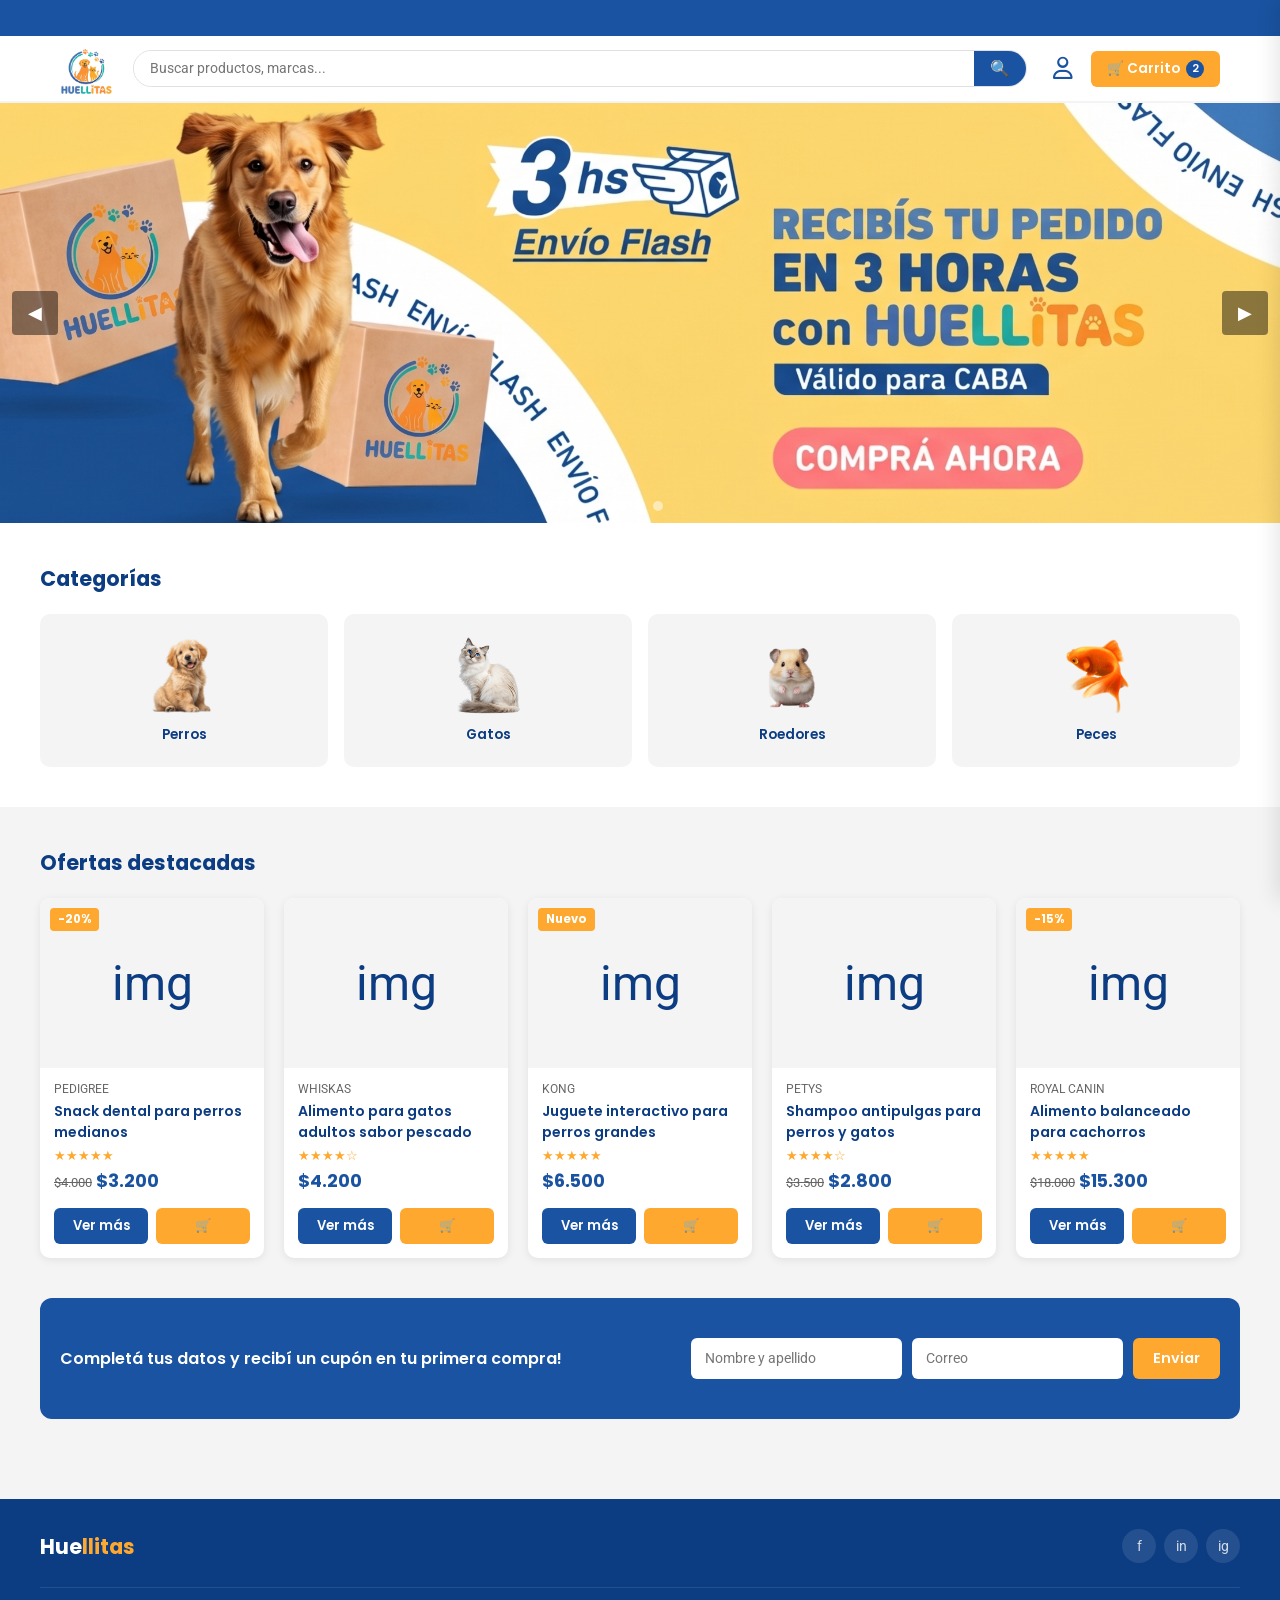
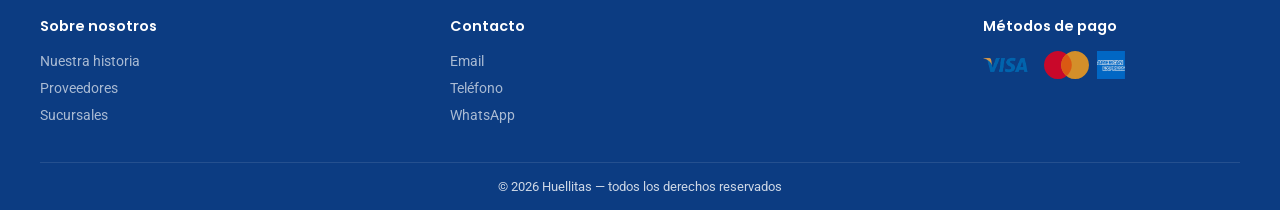
<file: HTML/views/index.html>
<!DOCTYPE html>
<html lang="es">

<head>
    <meta charset="UTF-8">
    <meta name="viewport" content="width=device-width, initial-scale=1.0">
    <title>PetShop Huellitas- Amor & Cuidado para tu mascota</title>
    <link rel="shortcut icon" href="../imgs/pets.png" type="image/x-icon">
    <link rel="stylesheet" href="https://cdnjs.cloudflare.com/ajax/libs/font-awesome/6.5.0/css/all.min.css">
    <link rel="stylesheet" href="../styles/main.css">
    <link rel="preconnect" href="https://fonts.googleapis.com">
    <link rel="preconnect" href="https://fonts.gstatic.com" crossorigin>
    <link href="https://fonts.googleapis.com/css2?family=Poppins:wght@400;600;700&family=Roboto:wght@400&display=swap"
        rel="stylesheet">
</head>

<body>
    <header>
        <div class="top-bar">
            <div class="top-bar-slide">🚚 Envío gratis en compras mayores a $80.000</div>
            <div class="top-bar-slide">🐾 ¡Nuevos productos todas las semanas!</div>
        </div>

        <nav class="navbar">
            <div class="navbar-inner">
                <a href="index.html"><img src="../imgs/logo.png" alt="PetShop" height="50"></a>
                <div class="nav-search">
                    <input type="text" placeholder="Buscar productos, marcas..." />
                    <button>🔍</button>
                </div>
                <div class="nav-actions">
                    <div class="nav-user">
                        <button class="nav-user-btn">
                            <i class="fa-regular fa-user"></i>
                        </button>
                        <div class="nav-dropdown">
                            <a href="register.html">Registrarse</a>
                            <a href="login.html">Ingresar</a>
                        </div>
                    </div>
                    <button class="nav-cart" onclick="abrirCarrito()"> 🛒 Carrito <span class="cart-badge">2</span>
                    </button>
                </div>
            </div>
        </nav>
    </header>
    <div class="drawer-overlay" id="overlay" onclick="cerrarCarrito()"></div>

    <aside class="cart-drawer" id="cartDrawer">
        <div class="drawer-header">
            <h3>🛒 Mi carrito</h3>
            <button class="drawer-close" onclick="cerrarCarrito()">✕</button>
        </div>
        <div class="drawer-items">
            <div class="drawer-item">
                <div class="drawer-item-img">🦴</div>
                <div class="drawer-item-info">
                    <h4>Snack dental para perros</h4>
                    <p>Pedigree · 200g</p>
                    <div class="drawer-item-ctrl">
                        <button>−</button>
                        <span>1</span>
                        <button>+</button>
                    </div>
                </div>
                <div class="drawer-item-side">
                    <span class="drawer-item-precio">$3.200</span>
                    <button class="drawer-remove">Eliminar</button>
                </div>
            </div>
            <div class="drawer-item">
                <div class="drawer-item-img">🐟</div>
                <div class="drawer-item-info">
                    <h4>Alimento para gatos adultos</h4>
                    <p>Whiskas · 1kg</p>
                    <div class="drawer-item-ctrl">
                        <button>−</button>
                        <span>2</span>
                        <button>+</button>
                    </div>
                </div>
                <div class="drawer-item-side">
                    <span class="drawer-item-precio">$8.400</span>
                    <button class="drawer-remove">Eliminar</button>
                </div>
            </div>
        </div>
        <div class="drawer-footer">
            <div class="drawer-resumen">
                <div class="resumen-row">
                    <span>Subtotal</span>
                    <span>$11.600</span>
                </div>
                <div class="resumen-row"> <span>Envío</span><span class="texto-gratis"> Gratis </span> </div>
                <div class="resumen-row total"><span>Total</span><span>$11.600</span></div>
            </div>
            <a href="carrito.html" class="btn btn-primary btn-full"> Finalizar compra </a>
            <p class="drawer-seguir" onclick="cerrarCarrito()">Seguir comprando</p>
        </div>
    </aside>

    <main>
        <section class="carousel">
            <div class="carousel-inner">
                <input type="radio" name="slide" id="s1" checked hidden>
                <input type="radio" name="slide" id="s2" hidden>
                <input type="radio" name="slide" id="s3" hidden>
                <div class="carousel-slide">
                    <img src="../imgs/banner1.png" alt="Banner 1" />
                </div>
                <div class="carousel-slide">
                    <img src="../imgs/banner2.png" alt="Banner 2" />
                </div>
                <div class="carousel-slide">
                    <img src="../imgs/banner3.jpg" alt="Banner 3" />
                </div>
                <div class="carousel-nav prev-btns">
                    <label for="s3" class="carousel-btn">&#9664;</label>
                    <label for="s3" class="carousel-btn">&#9664;</label>
                    <label for="s2" class="carousel-btn">&#9664;</label>
                </div>
                <div class="carousel-nav next-btns">
                    <label for="s2" class="carousel-btn">&#9654;</label>
                    <label for="s3" class="carousel-btn">&#9654;</label>
                    <label for="s1" class="carousel-btn">&#9654;</label>
                </div>
                <div class="carousel-dots">
                    <label for="s1" class="dot"></label>
                    <label for="s2" class="dot"></label>
                    <label for="s3" class="dot"></label>
                </div>
            </div>
        </section>

        <section class="categorias" id="categorias">
            <div class="section-inner">
                <h2 class="section-title">Categorías</h2>
                <div class="cat-grid">
                    <div class="cat-card">
                        <img src="../imgs/perro.png" alt="Perros" class="cat-icon-img">
                        <span>Perros</span>
                    </div>
                    <div class="cat-card">
                        <img src="../imgs/gato.png" alt="Gatos" class="cat-icon-img">
                        <span>Gatos</span>
                    </div>
                    <div class="cat-card">
                        <img src="../imgs/hamster.png" alt="Roedores" class="cat-icon-img">
                        <span>Roedores</span>
                    </div>
                    <div class="cat-card">
                        <img src="../imgs/pez.png" alt="Peces" class="cat-icon-img">
                        <span>Peces</span>
                    </div>
                </div>
            </div>
        </section>

        <section class="productos" id="ofertas">
            <div class="section-inner">
                <h2 class="section-title">Ofertas destacadas</h2>
                <div class="productos-grid">

                    <div class="prod-card">
                        <div class="prod-img">img<span class="prod-badge">-20%</span></div>
                        <div class="prod-info">
                            <span class="prod-brand">Pedigree</span>
                            <span class="prod-name">Snack dental para perros medianos</span>
                            <span class="prod-stars">★★★★★</span>
                            <div>
                                <span class="prod-precio-old">$4.000</span>
                                <span class="prod-precio">$3.200</span>
                            </div>
                        </div>
                        <div class="prod-actions">
                            <a href="DetalleProducto.html" class="btn btn-azul">Ver más</a>
                            <button class="btn btn-primary">🛒</button>
                        </div>
                    </div>

                    <div class="prod-card">
                        <div class="prod-img">img</div>
                        <div class="prod-info">
                            <span class="prod-brand">Whiskas</span>
                            <span class="prod-name">Alimento para gatos adultos sabor pescado</span>
                            <span class="prod-stars">★★★★☆</span>
                            <span class="prod-precio">$4.200</span>
                        </div>
                        <div class="prod-actions">
                            <a href="DetalleProducto.html" class="btn btn-azul">Ver más</a>
                            <button class="btn btn-primary">🛒</button>
                        </div>
                    </div>

                    <div class="prod-card">
                        <div class="prod-img">img<span class="prod-badge">Nuevo</span></div>
                        <div class="prod-info">
                            <span class="prod-brand">Kong</span>
                            <span class="prod-name">Juguete interactivo para perros grandes</span>
                            <span class="prod-stars">★★★★★</span>
                            <span class="prod-precio">$6.500</span>
                        </div>
                        <div class="prod-actions">
                            <a href="DetalleProducto.html" class="btn btn-azul">Ver más</a>
                            <button class="btn btn-primary">🛒</button>
                        </div>
                    </div>

                    <div class="prod-card">
                        <div class="prod-img">img</div>
                        <div class="prod-info">
                            <span class="prod-brand">Petys</span>
                            <span class="prod-name">Shampoo antipulgas para perros y gatos</span>
                            <span class="prod-stars">★★★★☆</span>
                            <div>
                                <span class="prod-precio-old">$3.500</span>
                                <span class="prod-precio">$2.800</span>
                            </div>
                        </div>
                        <div class="prod-actions">
                            <a href="DetalleProducto.html" class="btn btn-azul">Ver más</a>
                            <button class="btn btn-primary">🛒</button>
                        </div>
                    </div>


                    <div class="prod-card">
                        <div class="prod-img">img<span class="prod-badge">-15%</span></div>
                        <div class="prod-info">
                            <span class="prod-brand">Royal Canin</span>
                            <span class="prod-name">Alimento balanceado para cachorros</span>
                            <span class="prod-stars">★★★★★</span>
                            <div>
                                <span class="prod-precio-old">$18.000</span>
                                <span class="prod-precio">$15.300</span>
                            </div>
                        </div>
                        <div class="prod-actions">
                            <a href="DetalleProducto.html" class="btn btn-azul">Ver más</a>
                            <button class="btn btn-primary">🛒</button>
                        </div>
                    </div>
                </div>
            </div>

        <section class="newsletter">
            <div class="newsletter-inner">
                <p class="newsletter-texto">Completá tus datos y recibí un cupón en tu primera compra!</p>
                <form class="newsletter-form" onsubmit="return false">
                    <input type="text" placeholder="Nombre y apellido" />
                    <input type="email" placeholder="Correo" />
                    <button class="btn btn-primary">Enviar</button>
                </form>
            </div>
        </section>
    </main>
</section>

    <footer class="footer">
        <div class="footer-inner">
            <div class="footer-top">
                <div class="footer-logo">Hue<span>llitas</span>
                </div>
                <div class="footer-social">
                    <div class="social-btn"> <a href="#">f</a>
                    </div>
                    <div class="social-btn"> <a href="#">in</a>
                    </div>

                    <div class="social-btn"> <a href="#">ig</a>
                    </div>
                </div>
            </div>
            <div class="footer-cols">
                <div class="footer-col">
                    <h4>Sobre nosotros</h4>
                    <ul>
                        <li><a href="#">Nuestra historia</a></li>
                        <li><a href="#">Proveedores</a></li>
                        <li><a href="#">Sucursales</a></li>
                    </ul>
                </div>
                <div class="footer-col">
                    <h4>Contacto</h4>
                    <ul>
                        <li><a href="#">Email</a></li>
                        <li><a href="#">Teléfono</a></li>
                        <li><a href="#">WhatsApp</a></li>
                    </ul>
                </div>
                <div class="footer-col">
                    <h4>Métodos de pago</h4>
                    <div class="footer-pagos">
                        <img src="../imgs/visa.webp" alt="Visa" class="pago-img">
                        <img src="../imgs/master.svg" alt="Mastercard" class="pago-img">
                        <img src="../imgs/american.png" alt="American Express" class="pago-img">
                    </div>
                </div>
            </div>
        </div>
        <div class="footer-bottom">
            <p>© 2026 Huellitas — todos los derechos reservados</p>
        </div>
    </footer>

    <script>
        function abrirCarrito() {
            document.getElementById('overlay').classList.add('open');
            document.getElementById('cartDrawer').classList.add('open');
        }
        function cerrarCarrito() {
            document.getElementById('overlay').classList.remove('open');
            document.getElementById('cartDrawer').classList.remove('open');
        }
    </script>

</body>
</html>
</file>
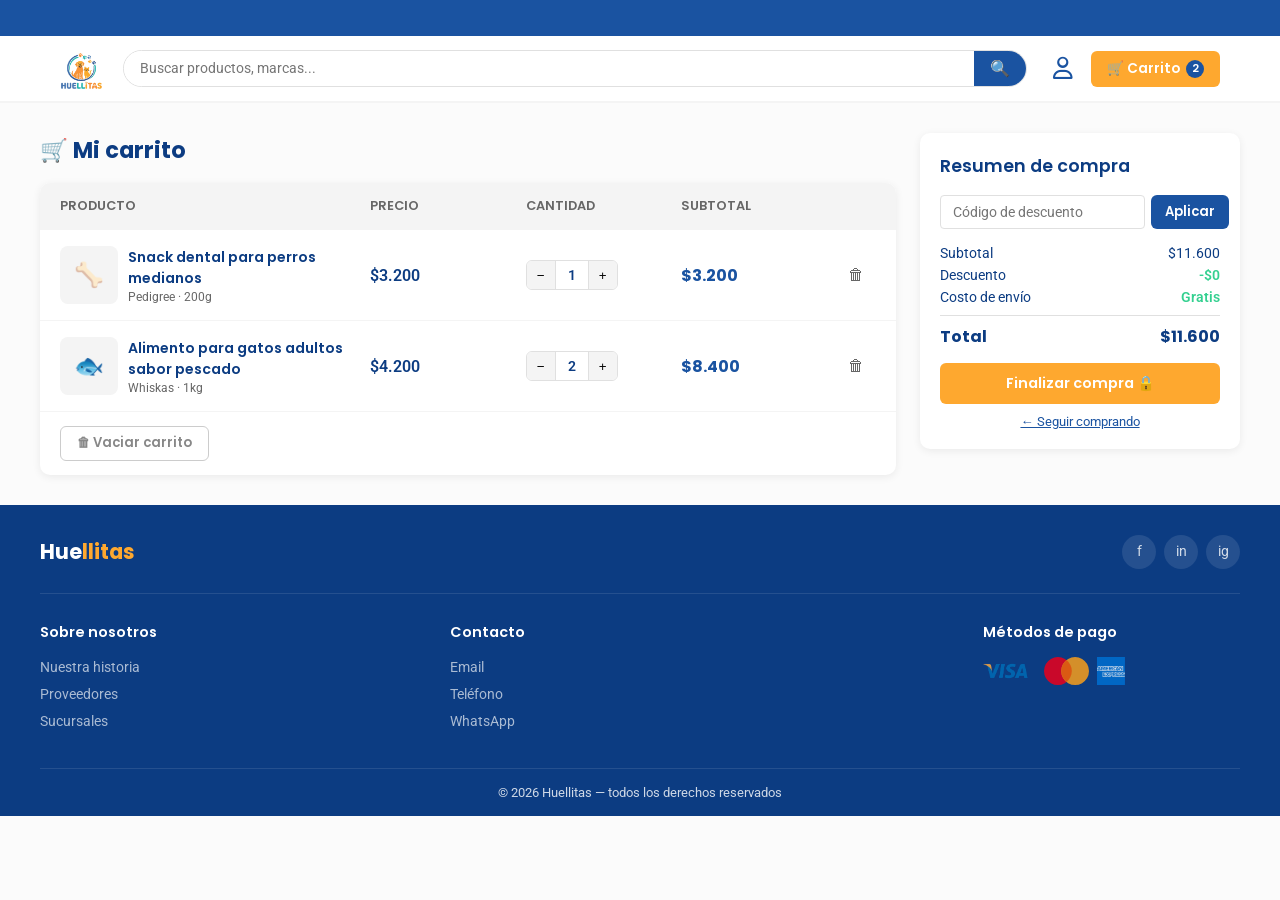
<file: HTML/views/carrito.html>
<!DOCTYPE html>
<html lang="es">

<head>
    <meta charset="UTF-8" />
    <meta name="viewport" content="width=device-width, initial-scale=1.0" />
    <title>Mi carrito — Huellitas</title>
    <link rel="shortcut icon" href="../imgs/pets.png" type="image/x-icon">
    <link rel="stylesheet" href="https://cdnjs.cloudflare.com/ajax/libs/font-awesome/6.5.0/css/all.min.css">
    <link rel="stylesheet" href="../styles/main.css">
    <link rel="preconnect" href="https://fonts.googleapis.com">
    <link rel="preconnect" href="https://fonts.gstatic.com" crossorigin>
    <link href="https://fonts.googleapis.com/css2?family=Poppins:wght@400;600;700&family=Roboto:wght@400&display=swap"
        rel="stylesheet">
</head>

<body>

    <header>
        <div class="top-bar">
            <div class="top-bar-slide">🚚 Envío gratis en compras mayores a $15.000</div>
        </div>

        <nav class="navbar">
            <div class="navbar-inner">
                <a href="../index.html"><img src="../imgs/logo.png" alt="Huellitas" height="40"></a>
                <div class="nav-search">
                    <input type="text" placeholder="Buscar productos, marcas..." />
                    <button>🔍</button>
                </div>
                <div class="nav-actions">
                    <div class="nav-user">
                        <button class="nav-user-btn">
                            <i class="fa-regular fa-user"></i>
                        </button>
                        <div class="nav-dropdown">
                            <a href="register.html">Registrarse</a>
                            <a href="login.html">Ingresar</a>
                        </div>
                    </div>
                    <button class="nav-cart">🛒 Carrito <span class="cart-badge">2</span></button>
                </div>
            </div>
        </nav>
    </header>

    <main>
        <section class="carrito-page">
            <div class="carrito-inner">
                <div>
                    <h1 class="carrito-titulo">🛒 Mi carrito</h1>
                    <div class="carrito-tabla">
                        <div class="tabla-header">
                            <span>Producto</span>
                            <span>Precio</span>
                            <span>Cantidad</span>
                            <span>Subtotal</span>
                            <span></span>
                        </div>

                        <div class="tabla-item">
                            <div class="item-prod">
                                <div class="item-img">🦴</div>
                                <div>
                                    <p class="item-nombre">Snack dental para perros medianos</p>
                                    <p class="item-marca">Pedigree · 200g</p>
                                </div>
                            </div>
                            <span class="item-precio">$3.200</span>
                            <div class="item-ctrl">
                                <button>−</button>
                                <span>1</span>
                                <button>+</button>
                            </div>
                            <span class="item-subtotal">$3.200</span>
                            <button class="item-delete">🗑</button>
                        </div>

                        <div class="tabla-item">
                            <div class="item-prod">
                                <div class="item-img">🐟</div>
                                <div>
                                    <p class="item-nombre">Alimento para gatos adultos sabor pescado</p>
                                    <p class="item-marca">Whiskas · 1kg</p>
                                </div>
                            </div>
                            <span class="item-precio">$4.200</span>
                            <div class="item-ctrl">
                                <button>−</button>
                                <span>2</span>
                                <button>+</button>
                            </div>
                            <span class="item-subtotal">$8.400</span>
                            <button class="item-delete">🗑</button>
                        </div>

                        <div class="vaciar-btn">
                            <button class="btn btn-vaciar">🗑 Vaciar carrito</button>
                        </div>
                    </div>
                </div>

                <div class="resumen-card">
                    <h3>Resumen de compra</h3>
                    <div class="codigo-form">
                        <input type="text" placeholder="Código de descuento" />
                        <button>Aplicar</button>
                    </div>
                    <div class="drawer-resumen">
                        <div class="resumen-row"><span>Subtotal</span><span>$11.600</span></div>
                        <div class="resumen-row"><span>Descuento</span><span class="resumen-descuento">-$0</span></div>
                        <div class="resumen-row"><span>Costo de envío</span><span class="resumen-envio">Gratis</span>
                        </div>
                        <div class="resumen-row total"><span>Total</span><span>$11.600</span></div>
                    </div>
                    <button class="btn btn-primary btn-full">Finalizar compra 🔒</button>
                    <a href="../index.html" class="drawer-seguir">← Seguir comprando</a>
                </div>
        </section>
    </main>
    <footer class="footer">
        <div class="footer-inner">
            <div class="footer-top">
                <div class="footer-logo">Hue<span>llitas</span>
                </div>
                <div class="footer-social">
                    <div class="social-btn"> <a href="#">f</a>
                    </div>
                    <div class="social-btn"> <a href="#">in</a>
                    </div>

                    <div class="social-btn"> <a href="#">ig</a>
                    </div>
                </div>
            </div>
            <div class="footer-cols">
                <div class="footer-col">
                    <h4>Sobre nosotros</h4>
                    <ul>
                        <li><a href="#">Nuestra historia</a></li>
                        <li><a href="#">Proveedores</a></li>
                        <li><a href="#">Sucursales</a></li>
                    </ul>
                </div>
                <div class="footer-col">
                    <h4>Contacto</h4>
                    <ul>
                        <li><a href="#">Email</a></li>
                        <li><a href="#">Teléfono</a></li>
                        <li><a href="#">WhatsApp</a></li>
                    </ul>
                </div>
                <div class="footer-col">
                    <h4>Métodos de pago</h4>
                    <div class="footer-pagos">
                        <img src="../imgs/visa.webp" alt="Visa" class="pago-img">
                        <img src="../imgs/master.svg" alt="Mastercard" class="pago-img">
                        <img src="../imgs/american.png" alt="American Express" class="pago-img">
                    </div>
                </div>
            </div>
        </div>
        <div class="footer-bottom">
            <p>© 2026 Huellitas — todos los derechos reservados</p>
        </div>
    </footer>

 </body>   
</html>
</file>
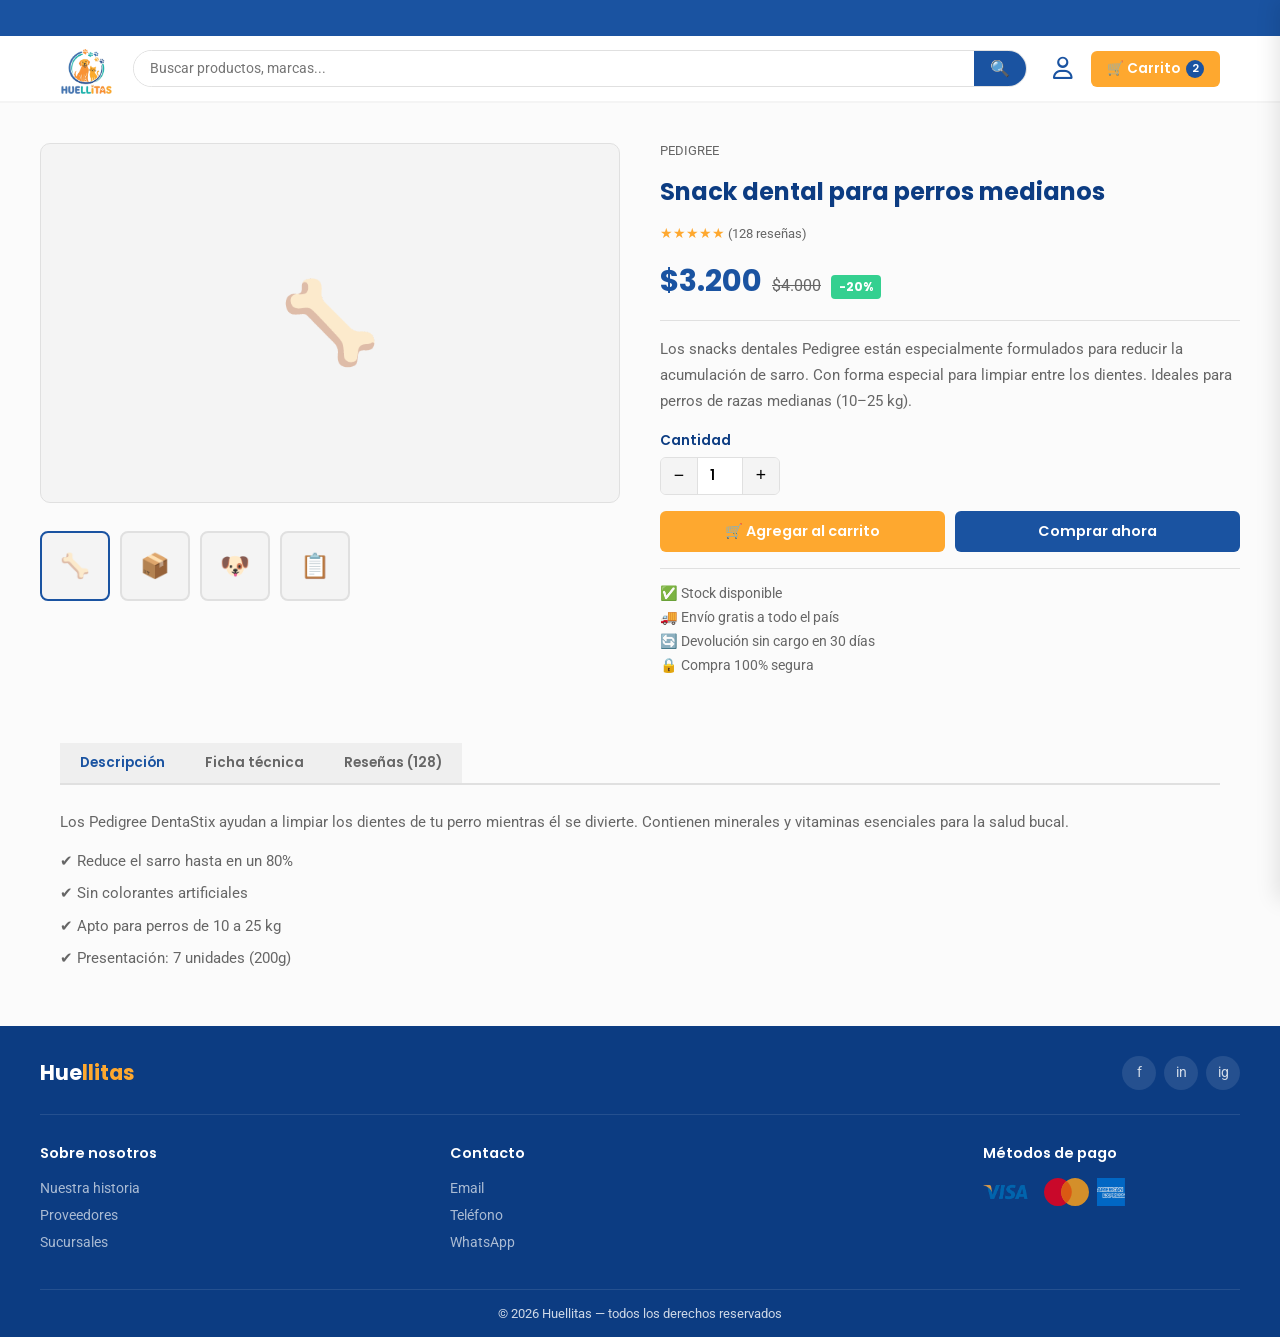
<file: HTML/views/DetalleProducto.html>
<!DOCTYPE html>
<html lang="es">

<head>
    <meta charset="UTF-8">
    <meta name="viewport" content="width=device-width, initial-scale=1.0">
    <title>Detalle de producto - Huellitas</title>
    <link rel="shortcut icon" href="../imgs/" type="image/x-icon">
    <link rel="stylesheet" href="https://cdnjs.cloudflare.com/ajax/libs/font-awesome/6.5.0/css/all.min.css">
    <link rel="stylesheet" href="../styles/main.css">
    <link rel="preconnect" href="https://fonts.googleapis.com">
    <link rel="preconnect" href="https://fonts.gstatic.com" crossorigin>
    <link href="https://fonts.googleapis.com/css2?family=Poppins:wght@400;600;700&family=Roboto:wght@400&display=swap"
        rel="stylesheet">
</head>
<body>
    <header>
        <div class="top-bar">
            <div class="top-bar-slide">🚚 Envío gratis en compras mayores a $80.000</div>
            <div class="top-bar-slide">🐾 ¡Nuevos productos todas las semanas!</div>
        </div>
        <nav class="navbar">
            <div class="navbar-inner">
                <a href="index.html"><img src="../imgs/logo.png" alt="PetShop" height="50"></a>
                <div class="nav-search">
                    <input type="text" placeholder="Buscar productos, marcas..." />
                    <button>🔍</button>
                </div>
                <div class="nav-actions">
                    <div class="nav-user">
                        <button class="nav-user-btn">
                            <i class="fa-regular fa-user"></i>
                        </button>
                        <div class="nav-dropdown">
                            <a href="register.html">Registrarse</a>
                            <a href="login.html">Ingresar</a>
                        </div>
                    </div>
                    <button class="nav-cart" onclick="abrirCarrito()">
                        🛒 Carrito <span class="cart-badge">2</span>
                    </button>
                </div>
            </div>
        </nav>
    </header>
    <div class="drawer-overlay" id="overlay" onclick="cerrarCarrito()"></div>
    <aside class="cart-drawer" id="cartDrawer">
        <div class="drawer-header">
            <h3>🛒 Mi carrito</h3>
            <button class="drawer-close" onclick="cerrarCarrito()">✕</button>
        </div>
        <div class="drawer-items">
            <div class="drawer-item">
                <div class="drawer-item-img">🦴</div>
                <div class="drawer-item-info">
                    <h4>Snack dental para perros</h4>
                    <p>Pedigree · 200g</p>
                    <div class="drawer-item-ctrl">
                        <button>−</button>
                        <span>1</span>
                        <button>+</button>
                    </div>
                </div>
                <div class="drawer-item-side">
                    <span class="drawer-item-precio">$3.200</span>
                    <button class="drawer-remove">Eliminar</button>
                </div>
            </div>
        </div>
        <div class="drawer-footer">
            <div class="drawer-resumen">
                <div class="resumen-row"><span>Subtotal</span><span>$3.200</span></div>
                <div class="resumen-row"><span>Envío</span><span class="texto-verde">Gratis</span></div>
                <div class="resumen-row total"><span>Total</span><span>$3.200</span></div>
            </div>
            <a href="carrito.html" class="btn btn-primary btn-full">Finalizar compra</a>
            <p class="drawer-seguir" onclick="cerrarCarrito()">Seguir comprando</p>
        </div>
    </aside>
    <main>
        <section class="detalle">
            <div class="detalle-inner">
                <div class="detalle-imgs">
                    <div class="img-principal">🦴</div>
                    <div class="img-thumbs">
                        <div class="thumb active">🦴</div>
                        <div class="thumb">📦</div>
                        <div class="thumb">🐶</div>
                        <div class="thumb">📋</div>
                    </div>
                </div>
                <div class="detalle-info">
                    <span class="detalle-marca">Pedigree</span>
                    <h1 class="detalle-nombre">Snack dental para perros medianos</h1>
                    <div class="detalle-stars">★★★★★ <span>(128 reseñas)</span></div>
                    <div class="detalle-precio">
                        <span class="precio-actual">$3.200</span>
                        <span class="precio-viejo">$4.000</span>
                        <span class="precio-desc">-20%</span>
                    </div>
                    <p class="detalle-desc">
                        Los snacks dentales Pedigree están especialmente formulados para reducir la acumulación de
                        sarro. Con forma especial para limpiar entre los dientes. Ideales para perros de razas
                        medianas
                        (10–25 kg).
                    </p>
                    <div>
                        <p class="cantidad-label">Cantidad</p>
                        <div class="cantidad-ctrl">
                            <button>−</button>
                            <input type="number" value="1" min="1" />
                            <button>+</button>
                        </div>
                    </div>
                    <div class="detalle-btns">
                        <button class="btn btn-primary">🛒 Agregar al carrito</button>
                        <a href="carrito.html" class="btn btn-azul">Comprar ahora</a>
                    </div>
                    <div class="detalle-beneficios">
                        <span>✅ Stock disponible</span>
                        <span>🚚 Envío gratis a todo el país</span>
                        <span>🔄 Devolución sin cargo en 30 días</span>
                        <span>🔒 Compra 100% segura</span>
                    </div>
                </div>

            </div>
        </section>

        <div class="detalle-tabs">
            <div class="tabs-nav">
                <button class="tab-btn active" onclick="showTab('desc', this)">Descripción</button>
                <button class="tab-btn" onclick="showTab('ficha', this)">Ficha técnica</button>
                <button class="tab-btn" onclick="showTab('resenas', this)">Reseñas (128)</button>
            </div>

            <div id="tab-desc" class="tab-content">
                <p>Los Pedigree DentaStix ayudan a limpiar los dientes de tu perro mientras él se divierte.
                    Contienen
                    minerales y vitaminas esenciales para la salud bucal.</p>
                <ul class="tab-lista">
                    <li>✔ Reduce el sarro hasta en un 80%</li>
                    <li>✔ Sin colorantes artificiales</li>
                    <li>✔ Apto para perros de 10 a 25 kg</li>
                    <li>✔ Presentación: 7 unidades (200g)</li>
                </ul>
            </div>

            <div id="tab-ficha" class="tab-content tab-hidden">
                <table class="ficha-tabla">
                    <tr class="ficha-fila">
                        <td class="ficha-label">Marca</td>
                        <td class="ficha-valor">Pedigree</td>
                    </tr>
                    <tr class="ficha-fila">
                        <td class="ficha-label">Peso neto</td>
                        <td class="ficha-valor">200g (7 unidades)</td>
                    </tr>
                    <tr class="ficha-fila">
                        <td class="ficha-label">Raza objetivo</td>
                        <td class="ficha-valor">Mediana (10-25 kg)</td>
                    </tr>
                    <tr>
                        <td class="ficha-label">País de origen</td>
                        <td class="ficha-valor">Argentina</td>
                    </tr>
                </table>
            </div>

            <div id="tab-resenas" class="tab-content tab-hidden">
                <div class="resenas-lista">
                    <div class="resena-item">
                        <div class="resena-header">
                            <strong class="resena-autor">María G.</strong>
                            <span class="texto-naranja">★★★★★</span>
                        </div>
                        <p class="resena-texto">A mi perro le encantan. Noto que sus dientes están más limpios. ¡Muy
                            recomendable!</p>
                    </div>
                    <div class="resena-item resena-item--last">
                        <div class="resena-header">
                            <strong class="resena-autor">Juan P.</strong>
                            <span class="texto-naranja">★★★★☆</span>
                        </div>
                        <p class="resena-texto">Buen producto, llega rápido y bien embalado.</p>
                    </div>
                </div>
            </div>
        </div>
    </main>
    <footer class="footer">
        <div class="footer-inner">
            <div class="footer-top">
                <div class="footer-logo">Hue<span>llitas</span>
                </div>
                <div class="footer-social">
                    <div class="social-btn"> <a href="#">f</a>
                    </div>
                    <div class="social-btn"> <a href="#">in</a>
                    </div>

                    <div class="social-btn"> <a href="#">ig</a>
                    </div>
                </div>
            </div>
            <div class="footer-cols">
                <div class="footer-col">
                    <h4>Sobre nosotros</h4>
                    <ul>
                        <li><a href="#">Nuestra historia</a></li>
                        <li><a href="#">Proveedores</a></li>
                        <li><a href="#">Sucursales</a></li>
                    </ul>
                </div>
                <div class="footer-col">
                    <h4>Contacto</h4>
                    <ul>
                        <li><a href="#">Email</a></li>
                        <li><a href="#">Teléfono</a></li>
                        <li><a href="#">WhatsApp</a></li>
                    </ul>
                </div>
                <div class="footer-col">
                    <h4>Métodos de pago</h4>
                    <div class="footer-pagos">
                        <img src="../imgs/visa.webp" alt="Visa" class="pago-img">
                        <img src="../imgs/master.svg" alt="Mastercard" class="pago-img">
                        <img src="../imgs/american.png" alt="American Express" class="pago-img">
                    </div>
                </div>
            </div>
        </div>
        <div class="footer-bottom">
            <p>© 2026 Huellitas — todos los derechos reservados</p>
        </div>
    </footer>

  <script>
    function abrirCarrito() {
      document.getElementById('overlay').classList.add('open');
      document.getElementById('cartDrawer').classList.add('open');
    }
    function cerrarCarrito() {
      document.getElementById('overlay').classList.remove('open');
      document.getElementById('cartDrawer').classList.remove('open');
    }
    function showTab(tab, btn) {
      document.querySelectorAll('.tab-content').forEach(el => el.classList.add('tab-hidden'));
      document.querySelectorAll('.tab-btn').forEach(el => el.classList.remove('active'));
      document.getElementById('tab-' + tab).classList.remove('tab-hidden');
      btn.classList.add('active');
    }
  </script>

</body>
</html>
</file>
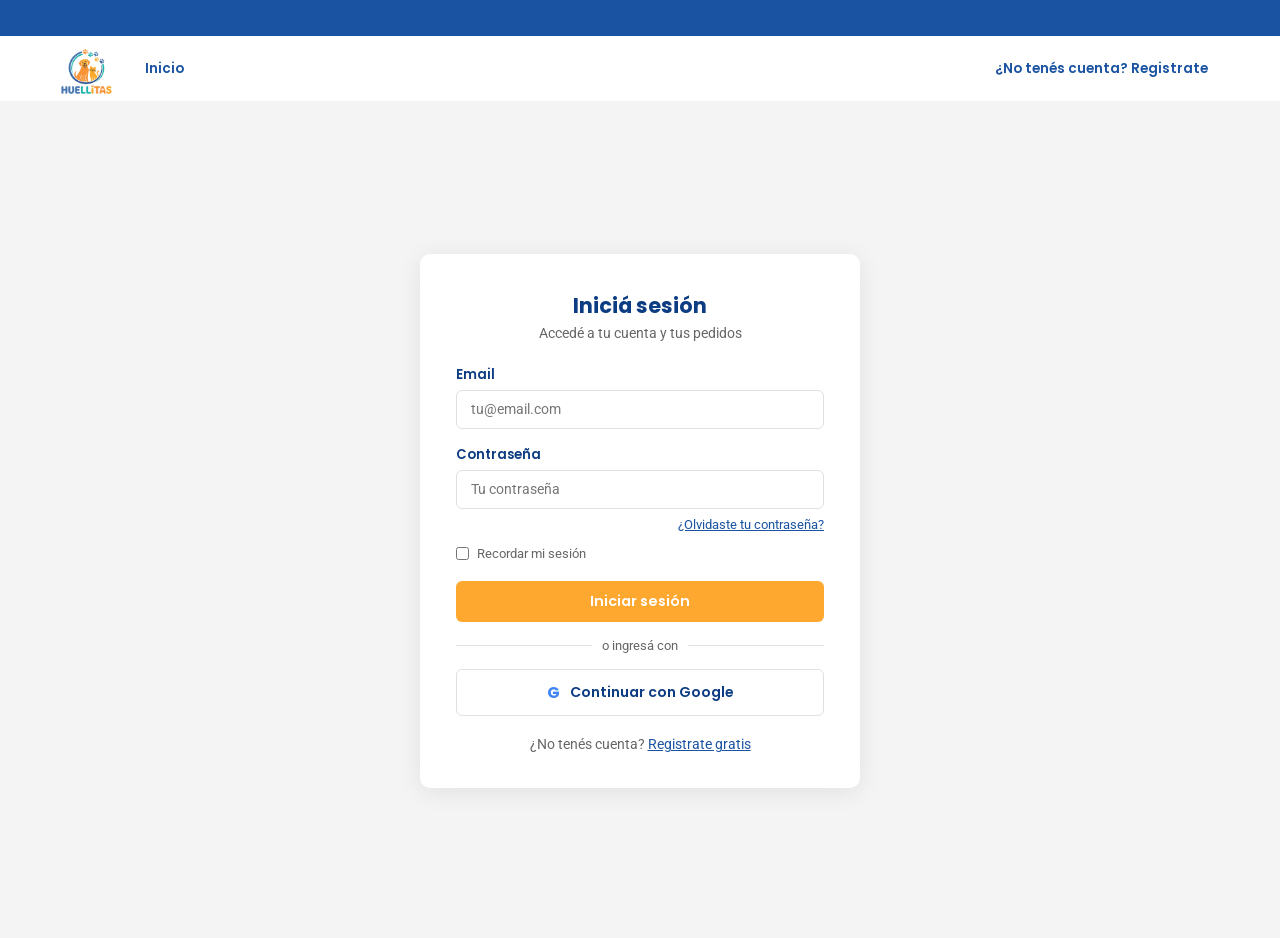
<file: HTML/views/login.html>
<!DOCTYPE html>
<html lang="es">

<head>
    <meta charset="UTF-8" />
    <meta name="viewport" content="width=device-width, initial-scale=1.0" />
    <title>Iniciar sesión — Huellitas</title>
    <link rel="shortcut icon" href="../imgs/pets.png" type="image/x-icon">
    <link rel="stylesheet" href="https://cdnjs.cloudflare.com/ajax/libs/font-awesome/6.5.0/css/all.min.css">
    <link rel="stylesheet" href="../styles/main.css">
    <link rel="preconnect" href="https://fonts.googleapis.com">
    <link rel="preconnect" href="https://fonts.gstatic.com" crossorigin>
    <link href="https://fonts.googleapis.com/css2?family=Poppins:wght@400;600;700&family=Roboto:wght@400&display=swap"
        rel="stylesheet">
</head>

<body>
    <header>
        <div class="top-bar">
            <div class="top-bar-slide">🐾 ¡Bienvenido de vuelta a Huellitas!</div>
        </div>

        <nav class="navbar">
            <div class="navbar-inner">
                <a href="index.html"><img src="../imgs/logo.png" alt="Huellitas" height="50"></a>
                <a href="index.html" class="nav-link">
                   Inicio
                </a>
                <div class="nav-actions nav-actions--right">
                    <a href="register.html" class="nav-link">¿No tenés cuenta? Registrate</a>
                </div>
            </div>
        </nav>
    </header>
    <main>
        <div class="form-page">
            <div class="form-card">
                <h2 class="form-title">Iniciá sesión</h2>
                <p class="form-subtitle">Accedé a tu cuenta y tus pedidos</p>

                <form onsubmit="validarLogin(event)">

                    <div class="form-group">
                        <label for="email">Email</label>
                        <input type="email" id="email" placeholder="tu@email.com" />
                        <span class="form-error" id="err-email">Ingresá un email válido.</span>
                    </div>

                    <div class="form-group">
                        <label for="password">Contraseña</label>
                        <input type="password" id="password" placeholder="Tu contraseña" />
                        <span class="form-error" id="err-password">Ingresá tu contraseña.</span>
                    </div>

                    <a href="recuperar.html" class="forgot-link form-link">¿Olvidaste tu contraseña?</a>

                    <div class="form-check">
                        <input type="checkbox" id="recordar" />
                        <label for="recordar">Recordar mi sesión</label>
                    </div>

                    <button type="submit" class="btn btn-primary btn-full btn-submit">Iniciar sesión</button>

                    <div class="form-divider"><span>o ingresá con</span></div>

                    <button type="button" class="btn-google">
                        <span class="google-icon">G</span> Continuar con Google
                    </button>

                </form>

                <p class="form-footer">¿No tenés cuenta? <a href="register.html" class="form-link">Registrate gratis</a>
                </p>
            </div>
        </div>
    </main>


</body>

</html>
</file>
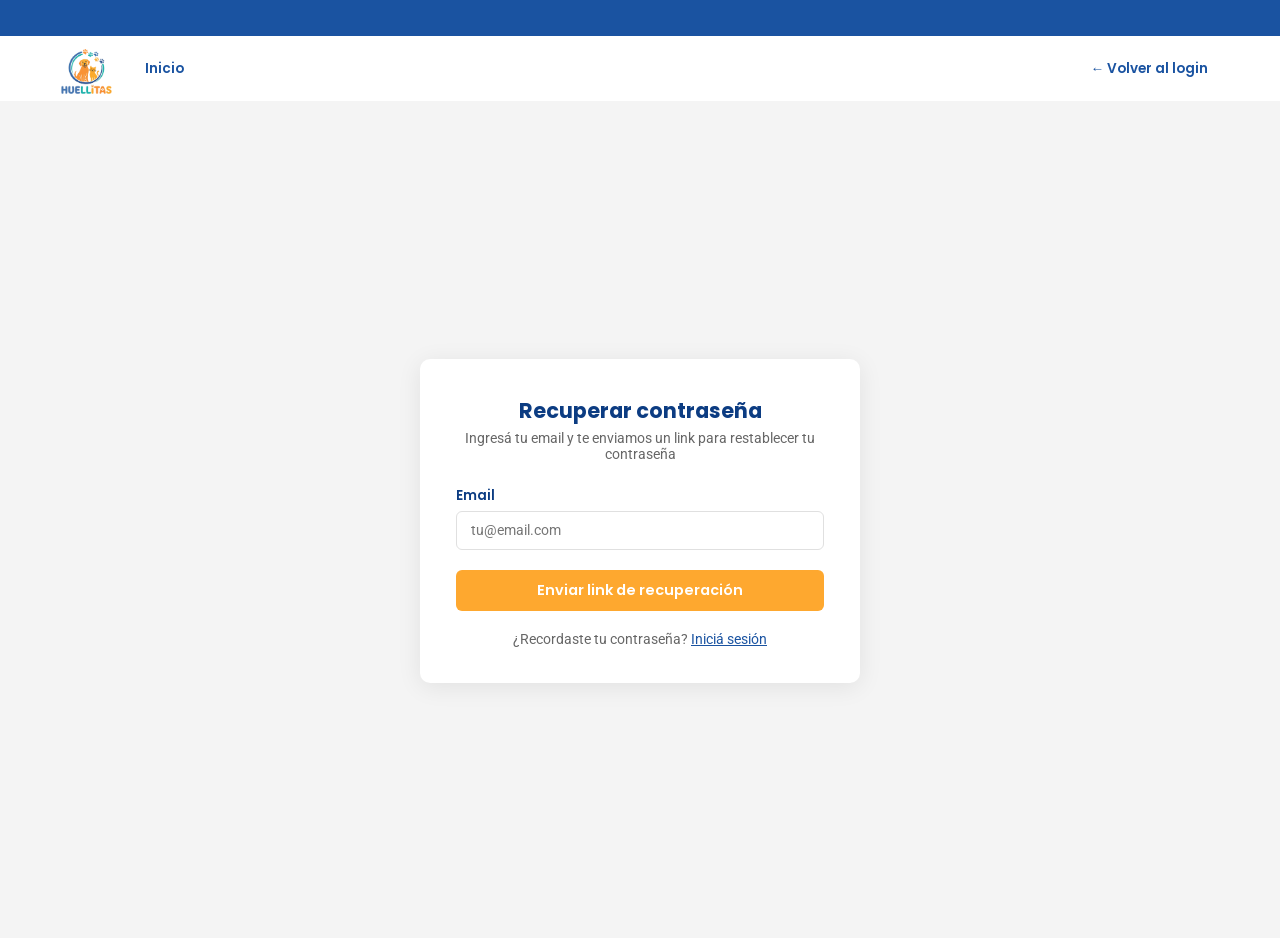
<file: HTML/views/recuperar.html>
<!DOCTYPE html>
<html lang="es">
<head>
    <meta charset="UTF-8" />
    <meta name="viewport" content="width=device-width, initial-scale=1.0" />
    <title>Recuperar contraseña — Huellitas</title>
    <link rel="shortcut icon" href="../imgs/pets.png" type="image/x-icon">
    <link rel="stylesheet" href="https://cdnjs.cloudflare.com/ajax/libs/font-awesome/6.5.0/css/all.min.css">
    <link rel="stylesheet" href="../styles/main.css">
    <link rel="preconnect" href="https://fonts.googleapis.com">
    <link rel="preconnect" href="https://fonts.gstatic.com" crossorigin>
    <link href="https://fonts.googleapis.com/css2?family=Poppins:wght@400;600;700&family=Roboto:wght@400&display=swap"
        rel="stylesheet">
</head>
<body>
    <header>
        <div class="top-bar">
            <div class="top-bar-slide">🐾 ¡Bienvenido de vuelta a Huellitas!</div>
        </div>

        <nav class="navbar">
            <div class="navbar-inner">
                <a href="index.html"><img src="../imgs/logo.png" alt="Huellitas" height="50"></a>
                <a href="index.html" class="nav-link">
                   Inicio
                </a>
                <div class="nav-actions nav-actions--right">
                    <a href="login.html" class="nav-link">← Volver al login</a>
                </div>
            </div>
        </nav>
    </header>
    <main>

        <div class="form-page">
            <div class="form-card">
                <h2 class="form-title">Recuperar contraseña</h2>
                <p class="form-subtitle">Ingresá tu email y te enviamos un link para restablecer tu contraseña</p>

                <form onsubmit="return false">
                    <div class="form-group">
                        <label for="email">Email</label>
                        <input type="email" id="email" placeholder="tu@email.com" />
                        <span class="form-error" id="err-email">Ingresá un email válido.</span>
                    </div>
                    <button type="submit" class="btn btn-primary btn-full btn-submit">
                        Enviar link de recuperación
                    </button>
                </form>


                <p class="form-footer">¿Recordaste tu contraseña? <a href="login.html" class="form-link">Iniciá
                        sesión</a></p>
            </div>
        </div>


    </main>

</body>
</html>
</file>
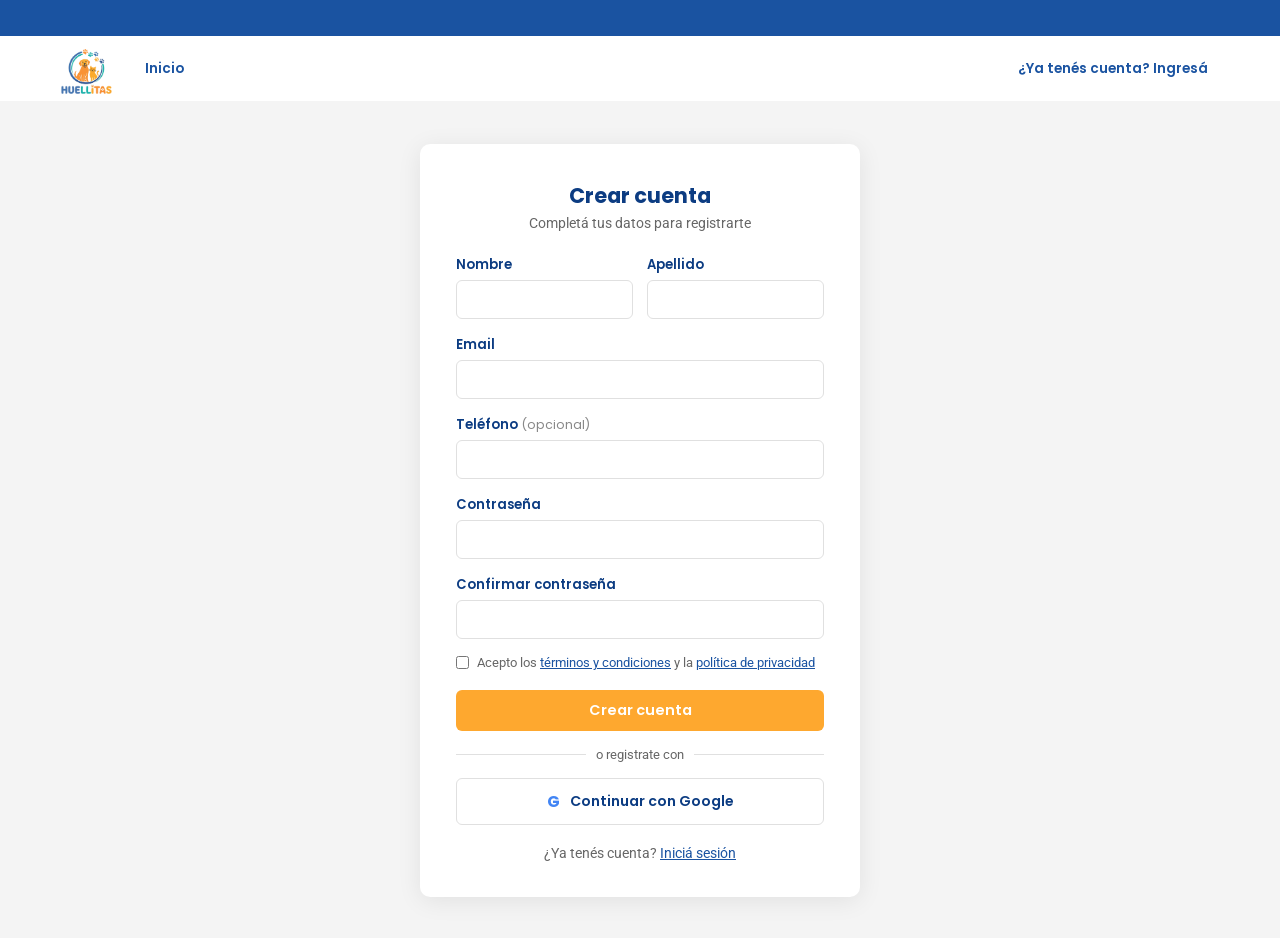
<file: HTML/views/register.html>
<!DOCTYPE html>
<html lang="es">
<head>
    <meta charset="UTF-8" />
    <meta name="viewport" content="width=device-width, initial-scale=1.0" />
    <title>Crear cuenta — Huellitas</title>
    <link rel="shortcut icon" href="../imgs/pets.png" type="image/x-icon">
    <link rel="stylesheet" href="https://cdnjs.cloudflare.com/ajax/libs/font-awesome/6.5.0/css/all.min.css">
    <link rel="stylesheet" href="../styles/main.css">
    <link rel="preconnect" href="https://fonts.googleapis.com">
    <link rel="preconnect" href="https://fonts.gstatic.com" crossorigin>
    <link href="https://fonts.googleapis.com/css2?family=Poppins:wght@400;600;700&family=Roboto:wght@400&display=swap"
        rel="stylesheet">
</head>

<body>
    <header>
        <div class="top-bar">
            <div class="top-bar-slide">🐾 ¡Registrate y obtené 10% OFF en tu primera compra!</div>
        </div>
        <nav class="navbar">
            <div class="navbar-inner">
                <a href="index.html"><img src="../imgs/logo.png" alt="Huellitas" height="50"></a>
               <a href="index.html" class="nav-link">
                   Inicio
                </a>
                <div class="nav-actions nav-actions--right">
                    <a href="login.html" class="nav-link">¿Ya tenés cuenta? Ingresá</a>
                </div>
            </div>
        </nav>
    </header>
    <main>
        <div class="form-page">
            <div class="form-card">
                <h2 class="form-title">Crear cuenta</h2>
                <p class="form-subtitle">Completá tus datos para registrarte</p>
                <form onsubmit="validarRegistro(event)">
                    <div class="form-row">
                        <div class="form-group">
                            <label for="nombre">Nombre</label>
                            <input type="text" id="nombre" />
                            <span class="form-error" id="err-nombre">Ingresá tu nombre.</span>
                        </div>
                        <div class="form-group">
                            <label for="apellido">Apellido</label>
                            <input type="text" id="apellido" />
                            <span class="form-error" id="err-apellido">Ingresá tu apellido.</span>
                        </div>
                    </div>

                    <div class="form-group">
                        <label for="email">Email</label>
                        <input type="email" id="email" />
                        <span class="form-error" id="err-email">Ingresá un email válido.</span>
                    </div>

                    <div class="form-group">
                        <label for="telefono">Teléfono <span class="label-opcional">(opcional)</span></label>
                        <input type="tel" id="telefono" />
                    </div>

                    <div class="form-group">
                        <label for="password">Contraseña</label>
                        <input type="password" id="password" />
                        <span class="form-error" id="err-password">La contraseña debe tener al menos 8
                            caracteres.</span>
                    </div>

                    <div class="form-group">
                        <label for="confirm">Confirmar contraseña</label>
                        <input type="password" id="confirm" />
                        <span class="form-error" id="err-confirm">Las contraseñas no coinciden.</span>
                    </div>

                    <div class="form-check">
                        <input type="checkbox" id="terminos" />
                        <label for="terminos">Acepto los <a href="#" class="form-link">términos y condiciones</a> y la
                            <a href="#" class="form-link">política de privacidad</a></label>
                    </div>
                    <span class="form-error form-error--terminos" id="err-terminos">Debés aceptar los términos.</span>

                    <button type="submit" class="btn btn-primary btn-full btn-submit">Crear cuenta</button>

                    <div class="form-divider"><span>o registrate con</span></div>

                    <button type="button" class="btn-google">
                        <span class="google-icon">G</span> Continuar con Google
                    </button>
                </form>

                <p class="form-footer">¿Ya tenés cuenta? <a href="login.html" class="form-link">Iniciá sesión</a></p>
            </div>
        </div>
    </main>

    <script>
    function validarRegistro(e) {
      e.preventDefault();
      let valido = true;

      const campos = [
        { id: 'nombre', err: 'err-nombre', check: v => v.trim().length > 0 },
        { id: 'apellido', err: 'err-apellido', check: v => v.trim().length > 0 },
        { id: 'email', err: 'err-email', check: v => /^[^\s@]+@[^\s@]+\.[^\s@]+$/.test(v) },
        { id: 'password', err: 'err-password', check: v => v.length >= 8 },
        { id: 'confirm', err: 'err-confirm', check: v => v === document.getElementById('password').value },
      ];

      campos.forEach(({ id, err, check }) => {
        const input = document.getElementById(id);
        const errEl = document.getElementById(err);
        if (!check(input.value)) {
          input.classList.add('error');
          errEl.classList.add('show');
          valido = false;
        } else {
          input.classList.remove('error');
          errEl.classList.remove('show');
        }
      });

      const terminos = document.getElementById('terminos');
      const errTerminos = document.getElementById('err-terminos');
      if (!terminos.checked) {
        errTerminos.classList.add('show');
        valido = false;
      } else {
        errTerminos.classList.remove('show');
      }

      if (valido) alert('¡Cuenta creada con éxito! Bienvenido a Huellitas 🐾');
    }
  </script>

</body>
</html>
</file>
<file: HTML/styles/main.css>
:root {
  --azul: #1A53A1;
  --azul-hover: #1A8ED9;
  --turquesa: #3DC0C1;
  --naranja: #FEA82F;
  --naranja-hover: #FE912C;
  --verde: #34D090;
  --texto: #0C3C82;
  --fondo: #FBFBFB;
  --fondo-gris: #F4F4F4;
  --fondo-sec: #ECECEC;
  --gris: #666666;
  --gris-texto: #888888;
  --borde: #e0e0e0;
  --gris-borde: #CCCCCC;
}

* {
  margin: 0;
  padding: 0;
  box-sizing: border-box;
}

body {
  font-family: 'Roboto', sans-serif;
  background-color: var(--fondo);
  color: var(--texto);
}

a {
  text-decoration: none;
  color: inherit;
}

img {
  max-width: 100%;
  display: block;
}


ul {
  list-style: none;
}

h1,
h2,
h3,
h4 {
  font-family: 'Poppins', sans-serif;
}

h1 {
  font-size: 2rem;
  font-weight: 700;
}

h2 {
  font-size: 1.4rem;
  font-weight: 600;
}

h3 {
  font-size: 1.1rem;
  font-weight: 600;
}

.texto-verde {
  color: var(--verde);
  font-weight: 600;
}

.texto-naranja {
  color: var(--naranja);
}

.section-inner {
  max-width: 1200px;
  margin: 0 auto;
}

.section-title {
  font-family: 'Poppins', sans-serif;
  font-size: 1.3rem;
  font-weight: 700;
  margin-bottom: 20px;
  color: var(--texto);
}

.top-bar {
  background-color: var(--azul);
  color: white;
  font-family: 'Poppins', sans-serif;
  font-size: 0.85rem;
  padding: 8px 20px;
  text-align: center;
  overflow: hidden;
  height: 36px;
  position: relative;
}

.top-bar-slide {
  position: absolute;
  width: 100%;
  left: 0;
  opacity: 0;
  transition: opacity 0.6s ease;
}

.top-bar-slide:nth-child(1) {
  animation: topbar 6s infinite 0s;
}

.top-bar-slide:nth-child(2) {
  animation: topbar 6s infinite 3s;
}

@keyframes topbar {
  0% {
    opacity: 0;
  }

  10% {
    opacity: 1;
  }

  40% {
    opacity: 1;
  }

  50% {
    opacity: 0;
  }

  100% {
    opacity: 0;
  }
}

.navbar {
  background-color: white;
  border-bottom: 2px solid var(--fondo-gris);
  position: sticky;
  top: 0;
  z-index: 100;
}

.navbar-inner {
  max-width: 1200px;
  margin: 0 auto;
  padding: 0 20px;
  height: 65px;
  display: flex;
  align-items: center;
  gap: 20px;
}

.navbar-inner img {
  display: block;
}

.nav-search {
  flex: 1;
  display: flex;
  border: 1.5px solid var(--borde);
  border-radius: 30px;
  overflow: hidden;
}

.nav-search input {
  padding: 8px 16px;
  flex: 1;
  border: none;
  outline: none;
  font-family: 'Roboto', sans-serif;
  font-size: 0.9rem;
}

.nav-search button {
  background-color: var(--azul);
  color: white;
  border: none;
  padding: 8px 16px;
  cursor: pointer;
  font-size: 1rem;
}

.nav-search button:hover {
  background-color: var(--azul-hover);
}

.nav-actions {
  display: flex;
  align-items: center;
  gap: 12px;
}

.nav-actions--right {
  margin-left: auto;
}

.nav-link {
  font-family: 'Poppins', sans-serif;
  font-size: 0.85rem;
  font-weight: 600;
  color: var(--azul);
  padding: 6px 12px;
  border-radius: 6px;
}

.nav-link:hover {
  background-color: var(--fondo-gris);
}


.nav-cart {
  background-color: var(--naranja);
  color: white;
  border-radius: 6px;
  border: none;
  padding: 8px 16px;
  font-family: 'Poppins', sans-serif;
  font-size: 0.85rem;
  font-weight: 600;
  cursor: pointer;
  align-items: center;
  display: flex;
  gap: 6px;
}

.nav-cart:hover {
  background-color: var(--naranja-hover);
}

.cart-badge {
  background-color: var(--azul);
  color: white;
  border-radius: 50%;
  display: flex;
  width: 18px;
  height: 18px;
  font-size: 0.7rem;
  align-items: center;
  justify-content: center;
}


.nav-user {
  position: relative;
}

.nav-user::after {
  content: '';
  position: absolute;
  height: 12px;
  width: 100%;
  bottom: -12px;
  left: 0;
}

.nav-user-btn {
  background: none;
  border: none;
  font-size: 1.4rem;
  cursor: pointer;
  color: var(--azul);
  padding: 6px;
  display: flex;
  align-items: center;
}

.nav-user-btn:hover {
  color: var(--azul-hover);
}

.nav-dropdown {
  display: none;
  position: absolute;
  top: 110%;
  right: 0;
  background: white;
  border: 1px solid var(--borde);
  border-radius: 8px;
  box-shadow: 0 4px 12px rgba(0, 0, 0, 0.1);
  min-width: 150px;
  z-index: 999;
  padding-top: 8px;
}

.nav-dropdown a {
  display: block;
  padding: 10px 16px;
  font-family: 'Poppins', sans-serif;
  font-size: 0.85rem;
  font-weight: 600;
  color: var(--texto);
}

.nav-dropdown a:hover {
  background-color: var(--fondo-gris);
  color: var(--azul);
}

.nav-user:hover .nav-dropdown {
  display: block;
}

.newsletter {
  background-color: var(--azul);
  padding: 40px 20px;
  margin: 40px 20px;
  border-radius: 12px;
}

.newsletter-inner {
  max-width: 1200px;
  margin: 0 auto;
  display: flex;
  align-items: center;
  justify-content: space-between;
  gap: 20px;
  flex-wrap: wrap;
}

.newsletter-texto {
  font-family: 'Poppins', sans-serif;
  font-size: 1rem;
  font-weight: 600;
  color: white;
}

.newsletter-form {
  display: flex;
  gap: 10px;
  flex-wrap: wrap;
}

.newsletter-form input {
  padding: 10px 14px;
  border-radius: 6px;
  border: none;
  font-family: 'Roboto', sans-serif;
  font-size: 0.9rem;
  outline: none;
  min-width: 180px;
}

.texto-gratis {
  color: var(--verde);
  font-weight: 600;
}

.btn {
  display: inline-flex;
  align-items: center;
  gap: 6px;
  padding: 10px 20px;
  border-radius: 6px;
  font-family: 'Poppins', sans-serif;
  font-size: 0.9rem;
  font-weight: 600;
  border: none;
  cursor: pointer;
  text-decoration: none;
}

.btn-submit {
  margin-top: 4px;
}

.btn-primary {
  background-color: var(--naranja);
  color: white;
}

.btn-primary:hover {
  background-color: var(--naranja-hover);
}

.btn-azul {
  background-color: var(--azul);
  color: white;
}

.btn-azul:hover {
  background-color: var(--azul-hover);
}

.btn-full {
  width: 100%;
  justify-content: center;
}

.btn-vaciar {
  color: var(--gris-texto);
  border: 1px solid var(--gris-borde);
  font-size: 0.82rem;
  padding: 0.4rem 1rem;
  background: none;
  cursor: pointer;
}

.btn-vaciar:hover {
  background-color: var(--fondo-gris);
}

.btn-google {
  width: 100%;
  display: flex;
  align-items: center;
  justify-content: center;
  gap: 10px;
  padding: 10px;
  border: 1.5px solid var(--borde);
  border-radius: 6px;
  background-color: white;
  font-family: 'Poppins', sans-serif;
  font-size: 0.88rem;
  font-weight: 600;
  cursor: pointer;
  color: var(--texto);
}

.btn-google:hover {
  background-color: var(--fondo-gris);
  border-color: var(--azul);
}

.google-icon {
  font-weight: 700;
  font-size: 1rem;
  color: #4285F4;
}

.label-opcional {
  font-weight: 400;
  color: var(--gris-texto);
  font-size: 0.78rem;
}

.carousel {
  position: relative;
  width: 100%;
  background: #111;
  overflow: hidden;
}

.carousel-inner {
  display: grid;
  position: relative;
}

.carousel-slide {
  grid-area: 1 / 1;
  opacity: 0;
  transition: opacity 0.5s ease;
  pointer-events: none;
}

.carousel-slide img {
  width: 100%;
  height: 420px;
  object-fit: cover;
  display: block;
}

.carousel-nav {
  position: absolute;
  top: 50%;
  transform: translateY(-50%);
  z-index: 10;
  display: flex;
  flex-direction: column;
}

#s1:checked~.carousel-slide:nth-of-type(1),
#s2:checked~.carousel-slide:nth-of-type(2),
#s3:checked~.carousel-slide:nth-of-type(3) {
  opacity: 1;
  pointer-events: auto;
}


.prev-btns {
  left: 12px;
}

.next-btns {
  right: 12px;
}

.carousel-nav label {
  display: none;
}

#s1:checked~.carousel-nav.prev-btns label:nth-child(1),
#s2:checked~.carousel-nav.prev-btns label:nth-child(2),
#s3:checked~.carousel-nav.prev-btns label:nth-child(3),
#s1:checked~.carousel-nav.next-btns label:nth-child(1),
#s2:checked~.carousel-nav.next-btns label:nth-child(2),
#s3:checked~.carousel-nav.next-btns label:nth-child(3) {
  display: flex;
}

.carousel-btn {
  background-color: rgba(0, 0, 0, 0.45);
  color: white;
  border: none;
  padding: 12px 16px;
  font-size: 1.1rem;
  cursor: pointer;
  border-radius: 4px;
}

.carousel-btn:hover {
  background-color: rgba(0, 0, 0, 0.7);
}

.carousel-dots {
  position: absolute;
  bottom: 12px;
  left: 50%;
  transform: translateX(-50%);
  display: flex;
  gap: 8px;
  z-index: 10;
}

.carousel-dots .dot {
  width: 10px;
  height: 10px;
  border-radius: 50%;
  background-color: rgba(255, 255, 255, 0.5);
  cursor: pointer;
  display: block;
}

#s1:checked~.carousel-dots label:nth-child(1),
#s2:checked~.carousel-dots label:nth-child(2),
#s3:checked~.carousel-dots label:nth-child(3) {
  background-color: white;
}

.categorias {
  background-color: white;
  padding: 40px 20px;
}

.cat-grid {
  display: grid;
  grid-template-columns: repeat(auto-fit, minmax(120px, 1fr));
  gap: 16px;
}

.cat-card {
  background-color: var(--fondo-gris);
  padding: 20px 10px;
  border-radius: 10px;
  text-align: center;
  cursor: pointer;
  border: 2px solid transparent;
  transition: border-color 0.2s, background-color 0.2s;
}

.cat-card:hover {
  border-color: var(--turquesa);
  background-color: white;
}

.cat-icon-img {
  width: 80px;
  height: 80px;
  object-fit: cover;
  border-radius: 30%;
  margin: 0 auto 8px;
}

.cat-card span {
  font-family: 'Poppins', sans-serif;
  font-size: 0.85rem;
  font-weight: 600;
}

.productos {
  background-color: var(--fondo-gris);
  padding: 40px 20px;
}

.productos-grid {
  display: grid;
  grid-template-columns: repeat(auto-fill, minmax(210px, 1fr));
  gap: 20px;
}

.prod-card {
  background-color: white;
  border-radius: 10px;
  overflow: hidden;
  box-shadow: 0 2px 8px rgba(0, 0, 0, 0.08);
  display: flex;
  flex-direction: column;
  transition: all 0.2s;
}

.prod-card:hover {
  box-shadow: 0 6px 20px rgba(26, 83, 161, 0.12);
  transform: translateY(-3px);
}

.prod-img {
  width: 100%;
  height: 170px;
  background-color: var(--fondo-gris);
  display: flex;
  align-items: center;
  justify-content: center;
  font-size: 3rem;
  position: relative;
}

.prod-badge {
  position: absolute;
  top: 10px;
  left: 10px;
  background-color: var(--naranja);
  color: white;
  font-family: 'Poppins', sans-serif;
  font-size: 0.72rem;
  font-weight: 700;
  padding: 3px 8px;
  border-radius: 4px;
}

.prod-info {
  padding: 14px;
  flex: 1;
  display: flex;
  flex-direction: column;
  gap: 5px;
}

.prod-brand {
  font-size: 0.75rem;
  color: var(--gris);
  text-transform: uppercase;
}

.prod-name {
  font-family: 'Poppins', sans-serif;
  font-size: 0.88rem;
  font-weight: 600;
}

.prod-stars {
  color: var(--naranja);
  font-size: 0.8rem;
}

.prod-precio {
  font-family: 'Poppins', sans-serif;
  font-size: 1.1rem;
  font-weight: 700;
  color: var(--azul);
  margin-top: auto;
}

.prod-precio-old {
  font-size: 0.8rem;
  color: var(--gris);
  text-decoration: line-through;
}

.prod-actions {
  padding: 0 14px 14px;
  display: flex;
  gap: 8px;
}

.prod-actions .btn {
  flex: 1;
  font-size: 0.82rem;
  padding: 8px;
  justify-content: center;
}

.footer {
  background-color: var(--texto);
  color: rgba(255, 255, 255, 0.8);
  padding: 30px 20px 0;
}

.footer-inner {
  max-width: 1200px;
  margin: 0 auto;
}

.footer-top {
  display: flex;
  justify-content: space-between;
  align-items: center;
  padding-bottom: 24px;
  border-bottom: 1px solid rgba(255, 255, 255, 0.1);
  margin-bottom: 28px;
}

.footer-logo {
  font-family: 'Poppins', sans-serif;
  font-size: 1.3rem;
  font-weight: 700;
  color: white;
}

.footer-logo span {
  color: var(--naranja);
}

.footer-social {
  display: flex;
  gap: 8px;
}

.social-btn {
  width: 34px;
  height: 34px;
  background-color: rgba(255, 255, 255, 0.1);
  border-radius: 50%;
  display: flex;
  align-items: center;
  justify-content: center;
  cursor: pointer;
  font-size: 0.9rem;
}

.social-btn:hover {
  background-color: var(--naranja);
}

.footer-cols {
  display: grid;
  grid-template-columns: 1fr 1fr 1fr;
  gap: 30px;
  padding-bottom: 30px;
}

.footer-col h4 {
  font-family: 'Poppins', sans-serif;
  font-size: 0.9rem;
  font-weight: 600;
  color: white;
  margin-bottom: 14px;
}

.footer-col ul li {
  margin-bottom: 8px;
}

.footer-col ul li a {
  font-size: 0.85rem;
  color: rgba(255, 255, 255, 0.65);
}

.footer-col ul li a:hover {
  color: var(--turquesa);
}

.footer-col:last-child {
  text-align: center;
}

.footer-pagos {
  display: flex;
  flex-wrap: wrap;
  gap: 8px;
  margin-top: 4px;
  justify-content: center;
}

.pago-img {
  height: 28px;
  width: auto;
  object-fit: contain;
  opacity: 0.85;
}

.pago-img:hover {
  opacity: 1;
}

.footer-bottom {
  border-top: 1px solid rgba(255, 255, 255, 0.1);
  padding: 16px 0;
  text-align: center;
  font-size: 0.82rem;
  max-width: 1200px;
  margin: 0 auto;
}

.drawer-overlay {
  position: fixed;
  inset: 0;
  background-color: rgba(0, 0, 0, 0.4);
  z-index: 200;
  display: none;
}

.drawer-overlay.open {
  display: block;
}

.cart-drawer {
  position: fixed;
  top: 0;
  right: 0;
  width: 370px;
  max-width: 95vw;
  height: 100vh;
  background-color: white;
  z-index: 201;
  display: flex;
  flex-direction: column;
  transform: translateX(100%);
  transition: transform 0.3s ease;
  box-shadow: -4px 0 20px rgba(0, 0, 0, 0.1);
}

.cart-drawer.open {
  transform: translateX(0);
}

.drawer-header {
  display: flex;
  justify-content: space-between;
  align-items: center;
  padding: 18px 20px;
  border-bottom: 1.5px solid var(--borde);
}

.drawer-close {
  background: none;
  border: none;
  font-size: 1.4rem;
  cursor: pointer;
  color: var(--gris);
}

.drawer-close:hover {
  color: var(--azul);
}

.drawer-items {
  flex: 1;
  overflow-y: auto;
  padding: 16px 20px;
  display: flex;
  flex-direction: column;
  gap: 16px;
}

.drawer-item {
  display: flex;
  gap: 12px;
  padding-bottom: 16px;
  border-bottom: 1px solid var(--fondo-gris);
}

.drawer-item-img {
  width: 62px;
  height: 62px;
  background-color: var(--fondo-gris);
  border-radius: 8px;
  display: flex;
  align-items: center;
  justify-content: center;
  font-size: 1.8rem;
  flex-shrink: 0;
}

.drawer-item-info {
  flex: 1;
}

.drawer-item-info h4 {
  font-size: 0.85rem;
  margin-bottom: 3px;
}

.drawer-item-info p {
  font-size: 0.8rem;
  color: var(--gris);
}

.drawer-item-ctrl {
  display: flex;
  align-items: center;
  gap: 6px;
  margin-top: 6px;
}

.drawer-item-ctrl button {
  width: 24px;
  height: 24px;
  border-radius: 4px;
  border: 1px solid var(--borde);
  background-color: var(--fondo-gris);
  cursor: pointer;
}

.drawer-item-ctrl span {
  font-weight: 600;
  font-size: 0.85rem;
  width: 20px;
  text-align: center;
}

.drawer-item-side {
  display: flex;
  flex-direction: column;
  align-items: flex-end;
  gap: 0.3rem;
}

.drawer-item-precio {
  font-family: 'Poppins', sans-serif;
  font-weight: 700;
  color: var(--azul);
  font-size: 0.95rem;
}

.drawer-remove {
  background: none;
  border: none;
  color: var(--gris);
  font-size: 0.75rem;
  cursor: pointer;
}

.drawer-remove:hover {
  color: red;
}

.drawer-footer {
  padding: 16px 20px;
  border-top: 1.5px solid var(--borde);
}

.drawer-seguir {
  display: block;
  text-align: center;
  font-size: 0.82rem;
  color: var(--azul);
  cursor: pointer;
  text-decoration: underline;
  margin-top: 10px;
}

.drawer-resumen {
  margin-bottom: 14px;
  display: flex;
  flex-direction: column;
  gap: 6px;
}

.resumen-row {
  display: flex;
  justify-content: space-between;
  font-size: 0.88rem;
}

.resumen-row.total {
  font-family: 'Poppins', sans-serif;
  font-weight: 700;
  font-size: 1rem;
  border-top: 1px solid var(--borde);
  padding-top: 8px;
  margin-top: 4px;
}

.resenas-lista {
  display: flex;
  flex-direction: column;
  gap: 16px;
}

.resena-item {
  padding-bottom: 16px;
  border-bottom: 1px solid var(--borde);
}

.resena-item--last {
  border-bottom: none;
}

.resena-header {
  display: flex;
  align-items: center;
  gap: 10px;
  margin-bottom: 6px;
}

.resena-autor {
  font-size: 0.9rem;
}

.resena-texto {
  font-size: 0.88rem;
  color: var(--gris);
  line-height: 1.6;
}

.ficha-tabla {
  width: 100%;
  border-collapse: collapse;
}

.ficha-fila {
  border-bottom: 1px solid var(--borde);
}

.ficha-label {
  font-family: 'Poppins', sans-serif;
  font-weight: 600;
  font-size: 0.88rem;
  padding: 10px 16px 10px 0;
  color: var(--texto);
  width: 40%;
}

.ficha-valor {
  font-size: 0.88rem;
  color: var(--gris);
  padding: 10px 0;
}

.carrito-page {
  padding: 30px 20px;
}
.carrito-titulo {
  font-size: 1.4rem;
  margin-bottom: 16px;
}

.carrito-inner {
  max-width: 1200px;
  margin: 0 auto;
  display: grid;
  grid-template-columns: 1fr 320px;
  gap: 24px;
  align-items: start;
}

.carrito-tabla {
  background-color: white;
  border-radius: 10px;
  box-shadow: 0 2px 8px rgba(0, 0, 0, 0.07);
  overflow: hidden;
}

.tabla-header {
  display: grid;
  grid-template-columns: 2fr 1fr 1fr 1fr 40px;
  padding: 14px 20px;
  background-color: var(--fondo-gris);
  font-family: 'Poppins', sans-serif;
  font-size: 0.8rem;
  font-weight: 600;
  color: var(--gris);
  text-transform: uppercase;
}

.tabla-item {
  display: grid;
  grid-template-columns: 2fr 1fr 1fr 1fr 40px;
  padding: 16px 20px;
  align-items: center;
  border-top: 1px solid var(--fondo-gris);
}

.item-prod {
  display: flex;
  align-items: center;
  gap: 10px;
}

.item-img {
  width: 58px;
  height: 58px;
  background-color: var(--fondo-gris);
  border-radius: 8px;
  display: flex;
  align-items: center;
  justify-content: center;
  font-size: 1.5rem;
  flex-shrink: 0;
}

.item-nombre {
  font-family: 'Poppins', sans-serif;
  font-size: 0.88rem;
  font-weight: 600;
}

.item-marca {
  font-size: 0.78rem;
  color: var(--gris);
}

.item-precio {
  font-weight: 600;
}

.item-ctrl {
  display: flex;
  align-items: center;
  border: 1.5px solid var(--borde);
  border-radius: 6px;
  overflow: hidden;
  width: fit-content;
}

.item-ctrl button {
  width: 28px;
  height: 28px;
  background-color: var(--fondo-gris);
  border: none;
  cursor: pointer;
}

.item-ctrl span {
  width: 34px;
  text-align: center;
  font-weight: 600;
  font-size: 0.88rem;
  border-left: 1px solid var(--borde);
  border-right: 1px solid var(--borde);
  line-height: 28px;
}

.item-subtotal {
  font-family: 'Poppins', sans-serif;
  font-weight: 700;
  color: var(--azul);
}

.item-delete {
  background: none;
  border: none;
  cursor: pointer;
  color: var(--gris);
  font-size: 1rem;
}

.item-delete:hover {
  color: red;
}

.vaciar-btn {
  padding: 14px 20px;
  border-top: 1px solid var(--fondo-gris);
}

.resumen-card {
  background-color: white;
  border-radius: 10px;
  box-shadow: 0 2px 8px rgba(0, 0, 0, 0.07);
  padding: 20px;
  position: sticky;
  top: 85px;
}
.resumen-descuento {
  color: var(--verde);
  font-weight: 600;
}

.resumen-envio {
  color: var(--verde);
  font-weight: 600;
}

.resumen-card h3 {
  margin-bottom: 16px;
}

.resumen-pagos {
  margin-top: 1.2rem;
  padding-top: 1rem;
  border-top: 1px solid var(--fondo-sec);
  display: flex;
  flex-wrap: wrap;
  gap: 0.4rem;
  justify-content: center;
}

.codigo-form {
  display: flex;
  gap: 6px;
  margin-bottom: 16px;
}

.codigo-form input {
  flex: 1;
  padding: 8px 12px;
  border: 1.5px solid var(--borde);
  border-radius: 4px;
  font-family: 'Roboto', sans-serif;
  font-size: 0.88rem;
  outline: none;
}

.codigo-form input:focus {
  border-color: var(--turquesa);
}

.codigo-form button {
  background-color: var(--azul);
  color: white;
  border: none;
  cursor: pointer;
  border-radius: 6px;
  padding: 0 14px;
  font-family: 'Poppins', sans-serif;
  font-size: 0.82rem;
  font-weight: 600
}

.codigo-form button:hover {
  background-color: var(--azul-hover);
}

.detalle {
  padding: 40px 20px;
}


.detalle-info {
  display: flex;
  flex-direction: column;
  gap: 16px;
}

.detalle-inner {
  max-width: 1200px;
  margin: 0 auto;
  display: grid;
  grid-template-columns: 1fr 1fr;
  gap: 40px;
  align-items: start;
}

.detalle-imgs {
  display: flex;
  flex-direction: column;
  gap: 14px;
}

.img-thumbs {
  display: flex;
  gap: 10px;
}

.thumb {
  width: 70px;
  height: 70px;
  background-color: var(--fondo-gris);
  border-radius: 8px;
  display: flex;
  align-items: center;
  justify-content: center;
  font-size: 1.5rem;
  border: 2px solid var(--borde);
  cursor: pointer;
}

.thumb:hover {
  border-color: var(--azul-hover);
}

.thumb.active {
  border-color: var(--azul);
}

.img-principal {
  width: 100%;
  height: 360px;
  background-color: var(--fondo-gris);
  border-radius: 10px;
  display: flex;
  align-items: center;
  justify-content: center;
  font-size: 5rem;
  border: 1.5px solid var(--borde);
  margin-bottom: 14px;
}

.detalle-marca {
  font-size: 0.8rem;
  color: var(--gris);
  text-transform: uppercase;
}

.detalle-nombre {
  font-family: 'Poppins', sans-serif;
  font-size: 1.5rem;
  font-weight: 700;
}

.detalle-stars {
  color: var(--naranja);
  font-size: 0.9rem;
}

.detalle-stars span {
  color: var(--gris);
  font-size: 0.82rem;
}

.detalle-precio {
  display: flex;
  align-items: baseline;
  gap: 10px;
}

.precio-actual {
  font-family: 'Poppins', sans-serif;
  font-size: 1.9rem;
  font-weight: 700;
  color: var(--azul);
}

.precio-viejo {
  font-size: 1rem;
  color: var(--gris);
  text-decoration: line-through;
}

.precio-desc {
  background-color: var(--verde);
  color: white;
  font-family: 'Poppins', sans-serif;
  font-size: 0.75rem;
  font-weight: 700;
  padding: 3px 8px;
  border-radius: 4px;
}

.detalle-desc {
  font-size: 0.95rem;
  line-height: 1.7;
  color: var(--gris);
  border-top: 1px solid var(--borde);
  padding-top: 16px;
}

.cantidad-label {
  font-family: 'Poppins', sans-serif;
  font-size: 0.85rem;
  font-weight: 600;
  margin-bottom: 6px;
}

.cantidad-ctrl {
  align-items: center;
  display: flex;
  border: 1.5px solid var(--borde);
  border-radius: 6px;
  overflow: hidden;
  width: fit-content;
}

.cantidad-ctrl button {
  background-color: var(--fondo-gris);
  border: none;
  width: 36px;
  height: 36px;
  font-size: 1.1rem;
  cursor: pointer;
}

.cantidad-ctrl button:hover {
  background-color: var(--borde);
}

.cantidad-ctrl input {
  width: 46px;
  height: 36px;
  border: none;
  border-left: 1px solid var(--borde);
  border-right: 1px solid var(--borde);
  text-align: center;
  font-family: 'Poppins', sans-serif;
  font-weight: 600;
  outline: none;
}

.detalle-btns {
  display: flex;
  gap: 10px;
  flex-wrap: wrap;
}

.detalle-btns .btn {
  flex: 1;
  min-width: 140px;
  justify-content: center;
}

.detalle-beneficios {
  display: flex;
  flex-direction: column;
  gap: 8px;
  font-size: 0.88rem;
  color: var(--gris);
  border-top: 1px solid var(--borde);
  padding-top: 16px;
}

.detalle-tabs {
  max-width: 1200px;
  margin: 30px auto;
  padding: 0 20px;
}

.tabs-nav {
  display: flex;
  border-bottom: 2px solid var(--borde);
  overflow-x: auto;
}

.tab-btn {
  padding: 10px 20px;
  font-family: 'Poppins', sans-serif;
  font-size: 0.85rem;
  font-weight: 600;
  border: none;
  cursor: pointer;
  color: var(--gris);
  border-bottom: 2px solid transparent;
  margin-bottom: -2px;
  white-space: nowrap;
}

.tab-btn.active {
  color: var(--azul);
  border-bottom-color: var(--azul);
}

.tab-btn:hover {
  color: var(--azul-hover);
}

.tab-content {
  padding: 24px 0;
  font-size: 0.95rem;
  line-height: 1.8;
  color: var(--gris);
}

.tab-hidden {
  display: none;
}

.tab-lista {
  margin-top: 12px;
  display: flex;
  flex-direction: column;
  gap: 6px;
  font-size: 0.92rem;
  color: var(--gris);
}

.form-page {
  min-height: calc(100vh - 65px);
  background-color: var(--fondo-gris);
  display: flex;
  align-items: center;
  justify-content: center;
  padding: 30px 16px;
}

.form-card {
  background-color: white;
  border-radius: 10px;
  box-shadow: 0 4px 24px rgba(0, 0, 0, 0.08);
  padding: 36px;
  width: 100%;
  max-width: 440px;
}

.form-title {
  font-size: 1.3rem;
  font-weight: 700;
  text-align: center;
  margin-bottom: 4px;
}

.form-subtitle {
  text-align: center;
  font-size: 0.88rem;
  color: var(--gris);
  margin-bottom: 24px;
}

.form-group {
  margin-bottom: 16px;
}

.form-group label {
  display: block;
  font-family: 'Poppins', sans-serif;
  font-size: 0.82rem;
  font-weight: 600;
  margin-bottom: 5px;
}

.form-group input {
  width: 100%;
  padding: 10px 14px;
  border: 1.5px solid var(--borde);
  border-radius: 6px;
  font-family: 'Roboto', sans-serif;
  font-size: 0.9rem;
  outline: none;
  transition: border-color 0.2s;
}

.form-group input:focus {
  border-color: var(--turquesa);
}

.form-group input.error {
  border-color: red;
}

.form-error {
  font-size: 0.78rem;
  color: red;
  margin-top: 4px;
  display: none;
}

.form-error--terminos {
  display: none;
  font-size: 0.78rem;
  color: red;
  margin-top: -10px;
  margin-bottom: 12px;
}

.form-error--terminos.show {
  display: block;
}

.form-error.show {
  display: block;
}

.form-row {
  display: grid;
  grid-template-columns: 1fr 1fr;
  gap: 14px;
}

.form-check {
  display: flex;
  align-items: center;
  gap: 8px;
  margin-bottom: 16px;
}

.form-check input {
  width: auto;
}

.form-check label {
  font-size: 0.82rem;
  color: var(--gris);
  font-family: 'Roboto', sans-serif;
}

.form-link {
  color: var(--azul);
  text-decoration: underline;
  cursor: pointer;
}

.form-link:hover {
  color: var(--azul-hover);
}

.form-divider {
  display: flex;
  align-items: center;
  gap: 10px;
  margin: 16px 0;
}

.form-divider span {
  font-size: 0.8rem;
  color: var(--gris);
  white-space: nowrap;
}

.form-divider::before,
.form-divider::after {
  flex: 1;
  content: '';
  height: 1px;
  background-color: var(--borde);
}

.form-footer {
  text-align: center;
  margin-top: 20px;
  font-size: 0.85rem;
  color: var(--gris);
}

.forgot-link {
  display: block;
  text-align: right;
  font-size: 0.8rem;
  margin-top: -8px;
  margin-bottom: 14px;
  color: var(--azul);
  text-decoration: underline;
}
.hamburger {
  display: none;
  background: none;
  border: none;
  font-size: 1.6rem;
  cursor: pointer;
  color: var(--azul);
}

/* Responsive (tablet)*/
@media (max-width: 900px) {

  .nav-search { display: none; }

  .detalle-inner { grid-template-columns: 1fr; }

  .carrito-inner { grid-template-columns: 1fr; }

  .tabla-header { display: none; }

  .tabla-item {
    grid-template-columns: 1fr 1fr;
    gap: 10px;
  }

  .tabla-item .item-prod {
    grid-column: 1 / -1;
  }

  .resumen-card { position: static; }

  .footer-cols { grid-template-columns: 1fr 1fr; }

  .productos-grid { grid-template-columns: repeat(2, 1fr); }
}

/*responsive*/
@media (max-width: 600px) {

  .nav-search  { display: none; }
  .nav-link    { display: none; }
  .hamburger   { display: block; }

  .carousel-slide img { height: 180px; }

  .cat-grid { grid-template-columns: repeat(2, 1fr); }

  .productos-grid { grid-template-columns: 1fr; }

  .tabla-item {
    grid-template-columns: 1fr;
    gap: 8px;
    padding: 14px;
  }

  .cart-drawer { width: 100%; }

  .newsletter {
    border-radius: 0;
    margin: 0 0 30px;
  }

  .newsletter-inner {
    flex-direction: column;
    align-items: flex-start;
  }

  .newsletter-texto { max-width: 100%; }

  .newsletter-form { width: 100%; }

  .newsletter-form input {
    min-width: 0;
    width: 100%;
  }

  .footer-cols { grid-template-columns: 1fr; }

  .footer-top {
    flex-direction: column;
    gap: 16px;
    align-items: flex-start;
  }

  .form-card { padding: 24px 16px; }

  .form-row { grid-template-columns: 1fr; }

  .img-principal {
    height: 240px;
    font-size: 4rem;
  }

  .detalle-nombre { font-size: 1.2rem; }

  .precio-actual { font-size: 1.5rem; }

  .detalle-btns { flex-direction: column; }

  .detalle-btns .btn { min-width: 0; }

  .tab-btn {
    flex: 1;
    padding: 10px 8px;
    font-size: 0.78rem;
    text-align: center;
  }
}
</file>
